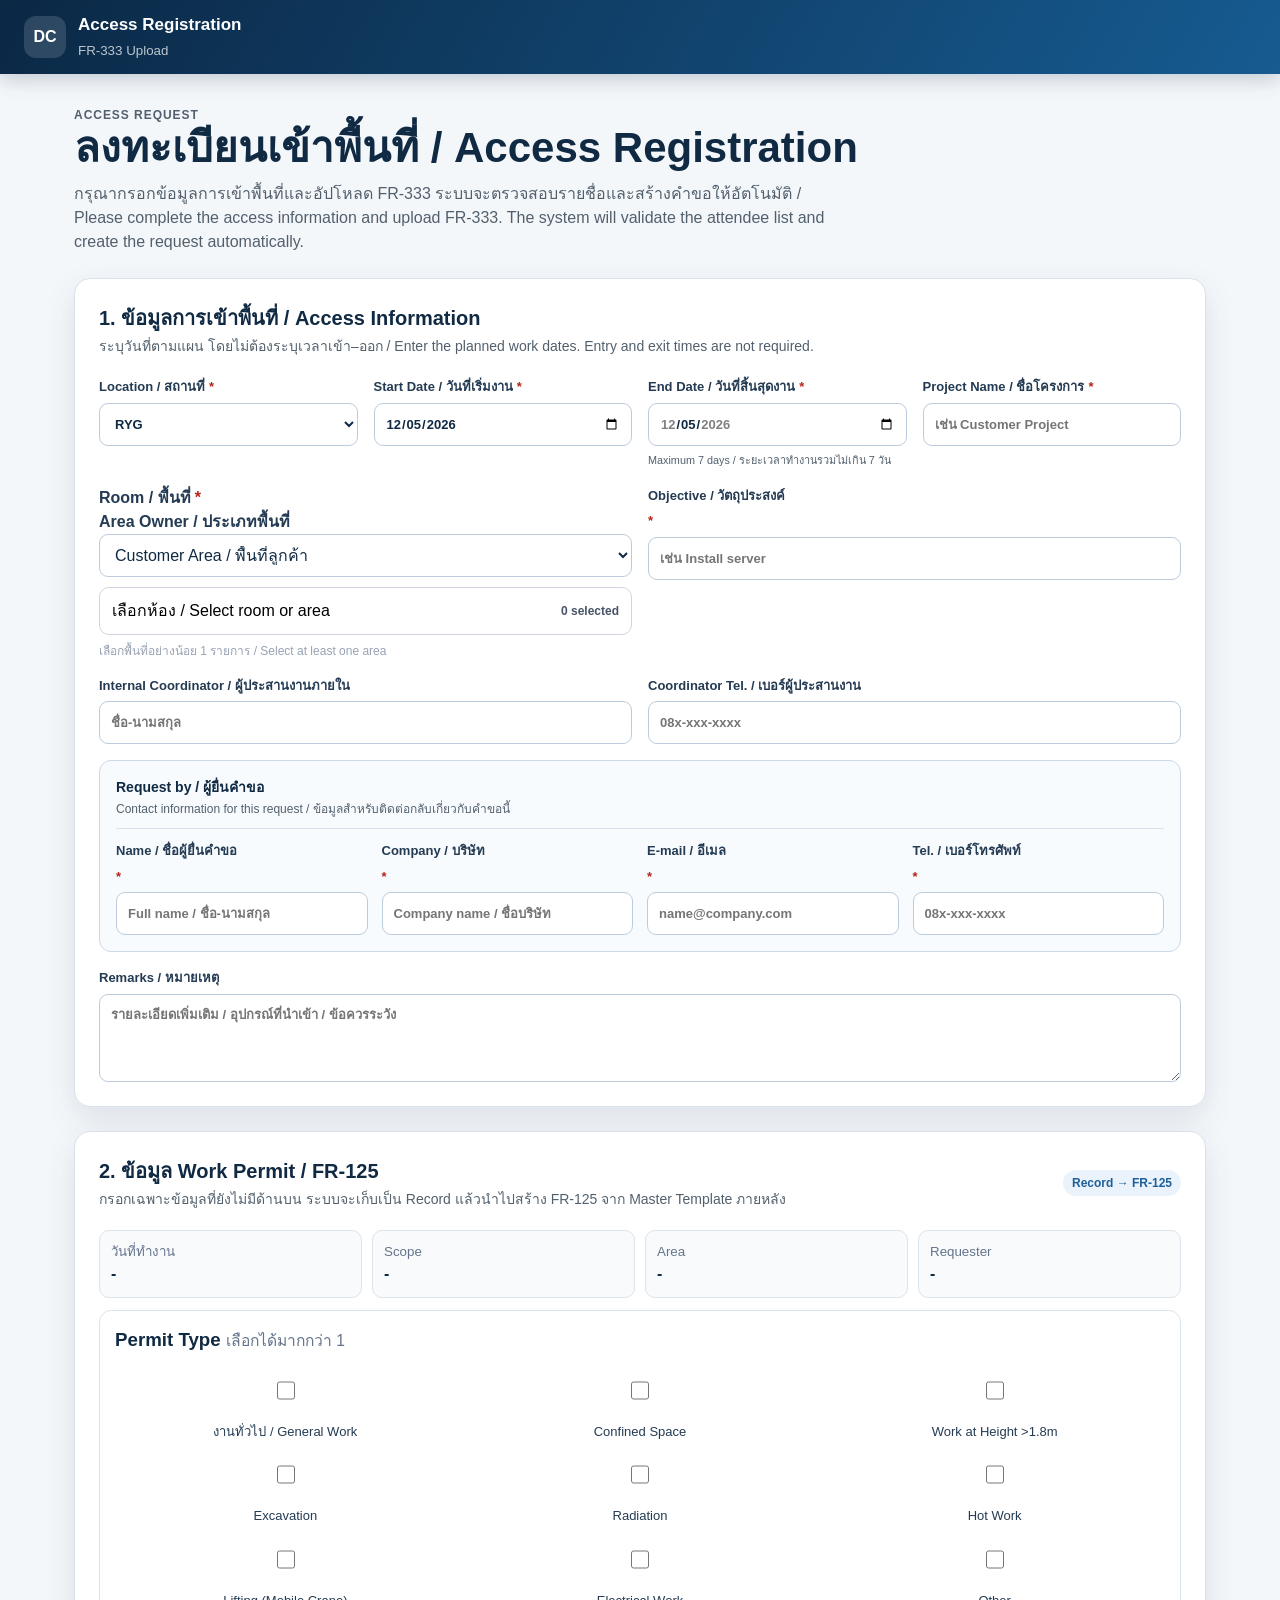
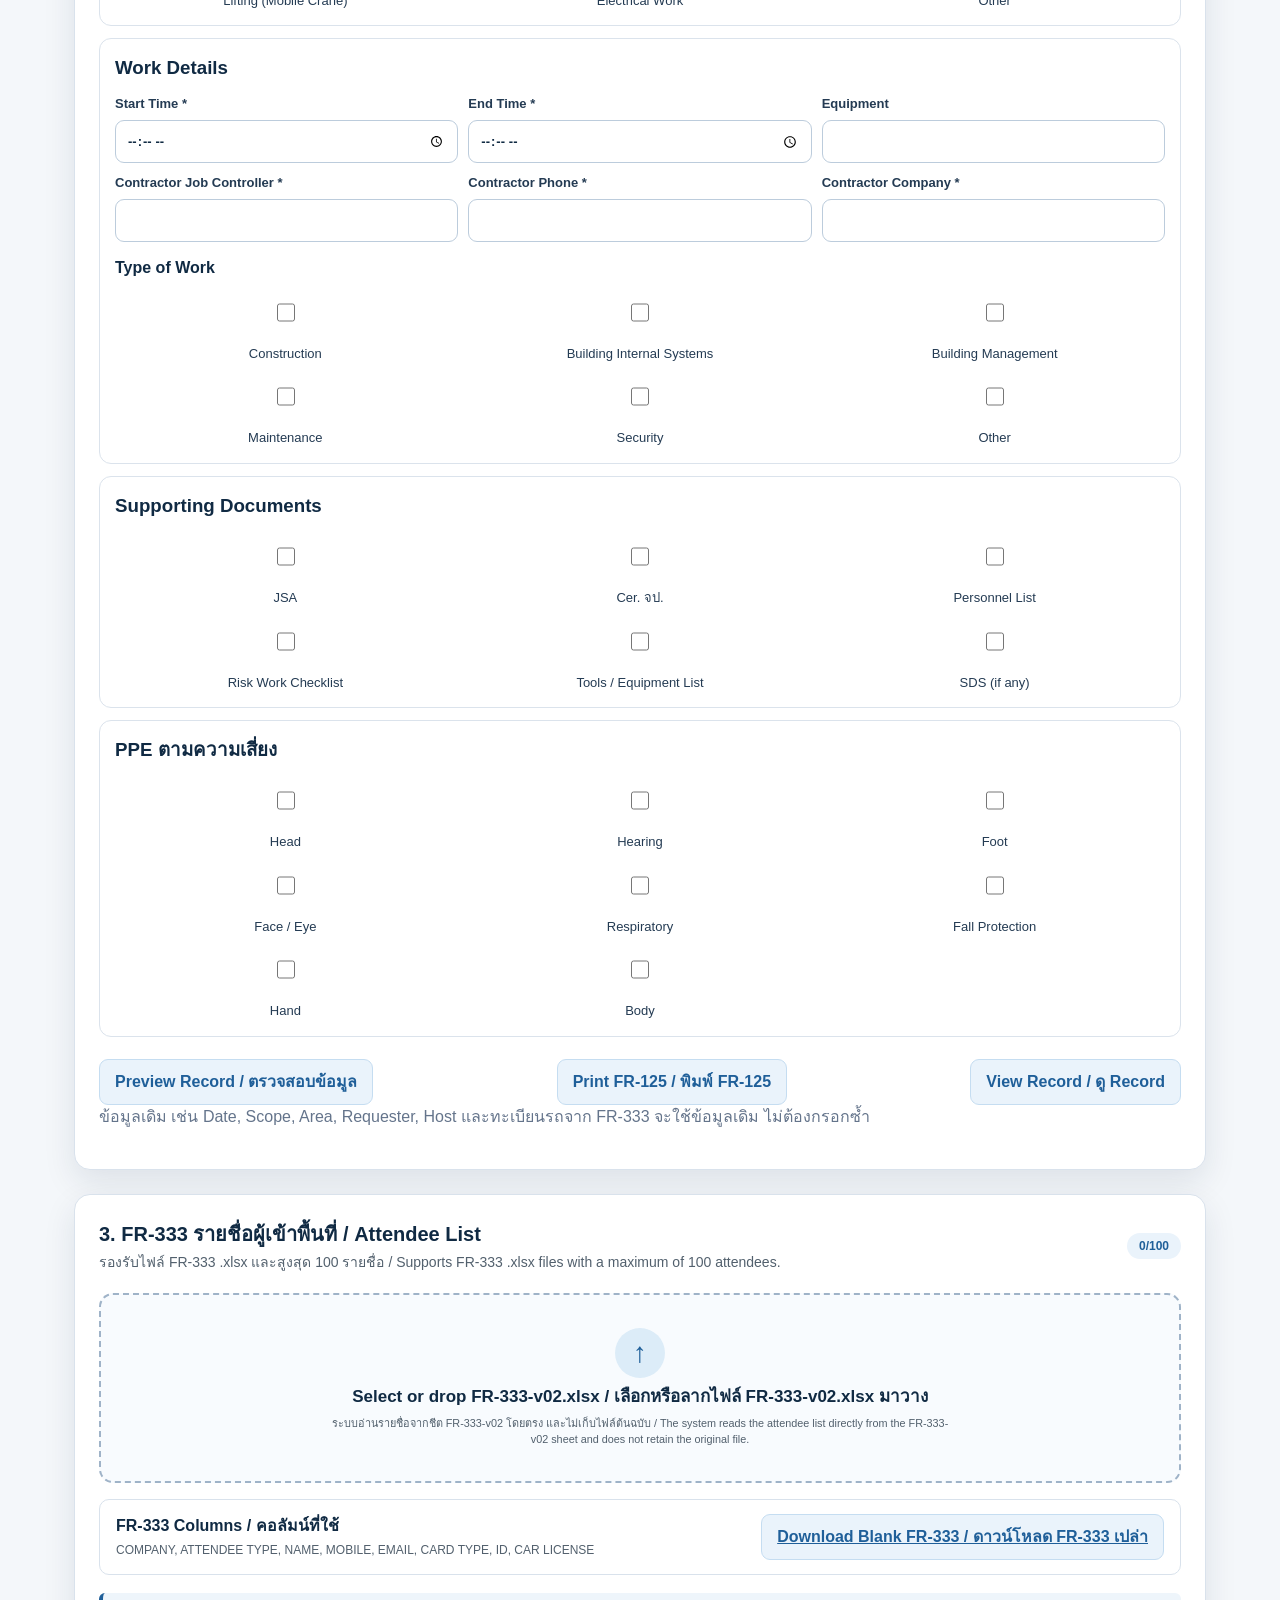
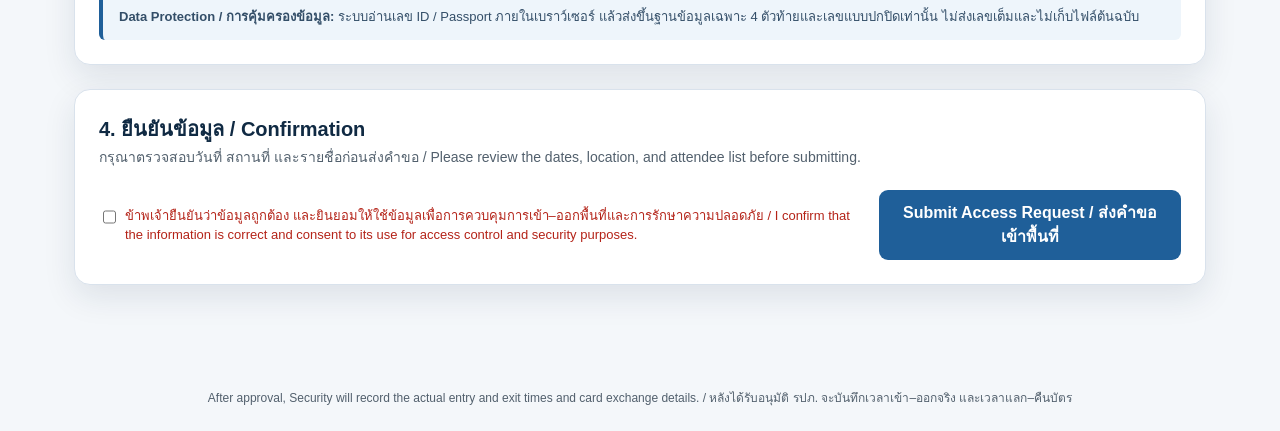
<file: docs/index.html>
<!doctype html>
<html lang="th">
<head>
  <meta charset="utf-8">
  <meta name="viewport" content="width=device-width, initial-scale=1">
  <meta name="description" content="ระบบอัปโหลด FR-333 เพื่อขอเข้าพื้นที่ศูนย์คอมพิวเตอร์">
  <title>FR-333 Access Registration</title>
  <link rel="stylesheet" href="./assets/styles.css?v=33">
</head>
<body>
  <header class="site-header">
    <div class="site-header__inner">
      <div class="brand">
        <span class="brand__mark">DC</span>
        <span><strong>Access Registration</strong><small>FR-333 Upload</small></span>
      </div>
    </div>
  </header>
  <div id="mode-banner" class="mode-banner" hidden></div>

  <main class="container">
    <section class="hero">
      <div>
        <p class="eyebrow">Access Request</p>
        <h1>ลงทะเบียนเข้าพื้นที่ / Access Registration</h1>
        <p>กรุณากรอกข้อมูลการเข้าพื้นที่และอัปโหลด FR-333 ระบบจะตรวจสอบรายชื่อและสร้างคำขอให้อัตโนมัติ / Please complete the access information and upload FR-333. The system will validate the attendee list and create the request automatically.</p>
      </div>
    </section>

    <div id="submission-result" hidden></div>

    <form id="access-form">
      <section class="panel">
        <div class="panel__header">
          <div><h2>1. ข้อมูลการเข้าพื้นที่ / Access Information</h2><p>ระบุวันที่ตามแผน โดยไม่ต้องระบุเวลาเข้า–ออก / Enter the planned work dates. Entry and exit times are not required.</p></div>
        </div>
        <div class="form-grid access-info-grid">
          <label><span class="field-label">Location / สถานที่ <b class="required-mark">*</b></span><select id="location" required><option value="RYG" selected>RYG</option></select></label>
          <label><span class="field-label">Start Date / วันที่เริ่มงาน <b class="required-mark">*</b></span><input id="visit-date" type="date" required></label>
          <label><span class="field-label">End Date / วันที่สิ้นสุดงาน <b class="required-mark">*</b></span><input id="visit-end-date" type="date" required><small>Maximum 7 days / ระยะเวลาทำงานรวมไม่เกิน 7 วัน</small></label>
          <label><span class="field-label">Project Name / ชื่อโครงการ <b class="required-mark">*</b></span><input id="project-name" maxlength="160" required placeholder="เช่น Customer Project"></label>
          <div class="work-area-field">
            <span class="field-label">Room / พื้นที่ <b class="required-mark">*</b></span>
            <input id="room" type="hidden">
            <div id="work-area-picker" class="work-area-picker"></div>
          </div>
          <label class="span-2">Objective / วัตถุประสงค์ <span>*</span><input id="objective" maxlength="240" required placeholder="เช่น Install server"></label>
          <label>Internal Coordinator / ผู้ประสานงานภายใน<input id="host-name" maxlength="160" placeholder="ชื่อ-นามสกุล"></label>
          <label>Coordinator Tel. / เบอร์ผู้ประสานงาน<input id="host-phone" inputmode="tel" maxlength="20" placeholder="08x-xxx-xxxx"></label>

          <div class="requester-group">
            <div class="requester-heading"><strong>Request by / ผู้ยื่นคำขอ</strong><small>Contact information for this request / ข้อมูลสำหรับติดต่อกลับเกี่ยวกับคำขอนี้</small></div>
            <div class="requester-inputs">
              <label>Name / ชื่อผู้ยื่นคำขอ <span>*</span><input id="requester-name" maxlength="160" required placeholder="Full name / ชื่อ-นามสกุล"></label>
              <label>Company / บริษัท <span>*</span><input id="requester-company" maxlength="160" required placeholder="Company name / ชื่อบริษัท"></label>
              <label>E-mail / อีเมล <span>*</span><input id="requester-email" type="email" maxlength="200" required placeholder="name@company.com"></label>
              <label>Tel. / เบอร์โทรศัพท์ <span>*</span><input id="requester-phone" type="tel" inputmode="tel" maxlength="30" required placeholder="08x-xxx-xxxx"></label>
            </div>
          </div>

          <label class="span-4">Remarks / หมายเหตุ<textarea id="notes" maxlength="1000" placeholder="รายละเอียดเพิ่มเติม / อุปกรณ์ที่นำเข้า / ข้อควรระวัง"></textarea></label>
        </div>
      </section>


      <section class="panel" id="work-permit-section">
  <div class="panel__header"><div><h2>2. ข้อมูล Work Permit / FR-125</h2><p>กรอกเฉพาะข้อมูลที่ยังไม่มีด้านบน ระบบจะเก็บเป็น Record แล้วนำไปสร้าง FR-125 จาก Master Template ภายหลัง</p></div><span class="badge">Record → FR-125</span></div>
  <div id="fr125-original-form" class="fr125-record-form">
    <div class="wp-auto-strip"><div><small>วันที่ทำงาน</small><strong id="wp-auto-date">-</strong></div><div><small>Scope</small><strong id="wp-auto-scope">-</strong></div><div><small>Area</small><strong id="wp-auto-area">-</strong></div><div><small>Requester</small><strong id="wp-auto-requester">-</strong></div></div>
    <div class="wp-record-card"><h3>Permit Type <small>เลือกได้มากกว่า 1</small></h3><div class="wp-check-grid">
      <label><input type="checkbox" name="wp-permit-type" value="งานทั่วไป"> งานทั่วไป / General Work</label><label><input type="checkbox" name="wp-permit-type" value="งานในพื้นที่อับอากาศ"> Confined Space</label><label><input type="checkbox" name="wp-permit-type" value="งานบนที่สูง > 1.8 m."> Work at Height &gt;1.8m</label><label><input type="checkbox" name="wp-permit-type" value="งานขุด"> Excavation</label><label><input type="checkbox" name="wp-permit-type" value="งานที่เกี่ยวข้องกับรังสี"> Radiation</label><label><input type="checkbox" name="wp-permit-type" value="Hot Work"> Hot Work</label><label><input type="checkbox" name="wp-permit-type" value="งานยก (Mobile Crane)"> Lifting (Mobile Crane)</label><label><input type="checkbox" name="wp-permit-type" value="งานไฟฟ้า"> Electrical Work</label><label><input type="checkbox" name="wp-permit-type" value="อื่นๆ"> Other</label>
    </div></div>
    <div class="wp-record-card"><h3>Work Details</h3><div class="wp-fields">
      <label>Start Time *<input id="wp-start-time" type="time" required></label><label>End Time *<input id="wp-end-time" type="time" required></label><label>Equipment<input id="wp-equipment"></label><label>Contractor Job Controller *<input id="wp-contractor-controller" required></label><label>Contractor Phone *<input id="wp-contractor-phone" required></label><label>Contractor Company *<input id="wp-contractor-company" required></label>
    </div><h4>Type of Work</h4><div class="wp-check-grid"><label><input type="checkbox" name="wp-work-type" value="งานก่อสร้าง"> Construction</label><label><input type="checkbox" name="wp-work-type" value="ระบบภายในอาคาร"> Building Internal Systems</label><label><input type="checkbox" name="wp-work-type" value="งานจัดการอาคาร"> Building Management</label><label><input type="checkbox" name="wp-work-type" value="งานซ่อมบำรุง"> Maintenance</label><label><input type="checkbox" name="wp-work-type" value="Security"> Security</label><label><input type="checkbox" name="wp-work-type" value="อื่นๆ"> Other</label></div></div>
    <div class="wp-record-card"><h3>Supporting Documents</h3><div class="wp-check-grid"><label><input id="wp-jsa" type="checkbox"> JSA</label><label><input id="wp-supervisor-cert" type="checkbox"> Cer. จป.</label><label><input id="wp-personnel" type="checkbox"> Personnel List</label><label><input id="wp-risk-checklist" type="checkbox"> Risk Work Checklist</label><label><input id="wp-tools-list" type="checkbox"> Tools / Equipment List</label><label><input id="wp-sds" type="checkbox"> SDS (if any)</label></div></div>
    <div class="wp-record-card"><h3>PPE ตามความเสี่ยง</h3><div class="wp-check-grid ppe"><label><input type="checkbox" value="อุปกรณ์ป้องกันศีรษะ"> Head</label><label><input type="checkbox" value="อุปกรณ์ป้องกันเสียง"> Hearing</label><label><input type="checkbox" value="อุปกรณ์ป้องกันเท้า"> Foot</label><label><input type="checkbox" value="อุปกรณ์ป้องกันใบหน้าและดวงตา"> Face / Eye</label><label><input type="checkbox" value="อุปกรณ์ป้องกันการหายใจ"> Respiratory</label><label><input type="checkbox" value="อุปกรณ์ป้องกันการตกจากที่สูง"> Fall Protection</label><label><input type="checkbox" value="อุปกรณ์ป้องกันมือ"> Hand</label><label><input type="checkbox" value="อุปกรณ์ป้องกันลำตัว"> Body</label></div></div>
  </div>
  <div class="form-actions wp-actions"><button id="wp-preview" class="button button--secondary" type="button">Preview Record / ตรวจสอบข้อมูล</button><button id="wp-print" class="button button--secondary" type="button">Print FR-125 / พิมพ์ FR-125</button><button id="wp-record" class="button button--secondary" type="button">View Record / ดู Record</button></div>
  <p class="form-hint">ข้อมูลเดิม เช่น Date, Scope, Area, Requester, Host และทะเบียนรถจาก FR-333 จะใช้ข้อมูลเดิม ไม่ต้องกรอกซ้ำ</p>
</section>

      <section class="panel">
        <div class="panel__header">
          <div><h2>3. FR-333 รายชื่อผู้เข้าพื้นที่ / Attendee List</h2><p>รองรับไฟล์ FR-333 .xlsx และสูงสุด 100 รายชื่อ / Supports FR-333 .xlsx files with a maximum of 100 attendees.</p></div>
          <span id="attendee-count" class="badge">0/100</span>
        </div>

        <label id="upload-zone" class="upload-zone" for="staff-file">
          <input id="staff-file" type="file" accept=".xlsx,application/vnd.openxmlformats-officedocument.spreadsheetml.sheet" required>
          <span class="upload-zone__icon">↑</span>
          <strong>Select or drop FR-333-v02.xlsx / เลือกหรือลากไฟล์ FR-333-v02.xlsx มาวาง</strong>
          <small>ระบบอ่านรายชื่อจากชีต FR-333-v02 โดยตรง และไม่เก็บไฟล์ต้นฉบับ / The system reads the attendee list directly from the FR-333-v02 sheet and does not retain the original file.</small>
        </label>

        <div class="upload-help">
          <div><strong>FR-333 Columns / คอลัมน์ที่ใช้</strong><p>COMPANY, ATTENDEE TYPE, NAME, MOBILE, EMAIL, CARD TYPE, ID, CAR LICENSE</p></div>
          <a class="button button--secondary" href="#">Download Blank FR-333 / ดาวน์โหลด FR-333 เปล่า</a>
        </div>

        <div id="file-status" class="file-status" hidden></div>
        <div id="file-errors" class="error-list" hidden></div>

        <div id="preview-section" hidden>
          <div class="preview-heading"><h3>Submission Preview / ตัวอย่างข้อมูลที่จะส่ง</h3><span id="source-file-name"></span></div>
          <div class="table-wrap table-wrap--preview"><table><thead><tr><th>No.</th><th>Name</th><th>Type</th><th>Company</th><th>Mobile</th><th>Email</th><th>ID/Passport</th><th>Car</th></tr></thead><tbody id="preview-body"></tbody></table></div>
        </div>

        <div class="privacy-note"><strong>Data Protection / การคุ้มครองข้อมูล:</strong> ระบบอ่านเลข ID / Passport ภายในเบราว์เซอร์ แล้วส่งขึ้นฐานข้อมูลเฉพาะ 4 ตัวท้ายและเลขแบบปกปิดเท่านั้น ไม่ส่งเลขเต็มและไม่เก็บไฟล์ต้นฉบับ</div>
      </section>

      <section class="panel">
        <div class="panel__header"><div><h2>4. ยืนยันข้อมูล / Confirmation</h2><p>กรุณาตรวจสอบวันที่ สถานที่ และรายชื่อก่อนส่งคำขอ / Please review the dates, location, and attendee list before submitting.</p></div></div>
        <div class="form-actions">
          <label class="consent"><input type="checkbox" required><span>ข้าพเจ้ายืนยันว่าข้อมูลถูกต้อง และยินยอมให้ใช้ข้อมูลเพื่อการควบคุมการเข้า–ออกพื้นที่และการรักษาความปลอดภัย / I confirm that the information is correct and consent to its use for access control and security purposes.</span></label>
          <button id="submit-button" class="button button--primary" type="submit">Submit Access Request / ส่งคำขอเข้าพื้นที่</button>
        </div>
      </section>
    </form>
  </main>

  <footer class="site-footer">After approval, Security will record the actual entry and exit times and card exchange details. / หลังได้รับอนุมัติ รปภ. จะบันทึกเวลาเข้า–ออกจริง และเวลาแลก–คืนบัตร</footer>
  <script src="./assets/config.js?v=22" defer></script>
  <script src="./assets/common.js" defer></script>
  <script src="./assets/fr333.js?v=1" defer></script>
  <script src="./assets/fr333-registration.js?v=1" defer></script>
  <script src="./assets/work-area-multiselect.js?v=2" defer></script>
  <script src="./assets/work-permit.js?v=22" defer></script>
  <script src="./assets/app.js?v=28" defer></script>
</body>
</html>
</file>
<file: docs/assets/styles.css>
:root {
  --navy: #102a43;
  --blue: #1f5f99;
  --blue-light: #eaf3fb;
  --slate: #52606d;
  --border: #d9e2ec;
  --surface: #ffffff;
  --background: #f4f7fa;
  --danger: #b42318;
  --danger-bg: #fee4e2;
  --success: #067647;
  --success-bg: #dcfae6;
  --warning: #b54708;
  --warning-bg: #fef0c7;
  --shadow: 0 12px 32px rgba(16, 42, 67, .10);
}

* { box-sizing: border-box; }
html { scroll-behavior: smooth; }
body {
  margin: 0;
  font-family: Inter, "Noto Sans Thai", "Segoe UI", Tahoma, sans-serif;
  color: var(--navy);
  background: var(--background);
  line-height: 1.5;
}
button, input, select, textarea { font: inherit; }
button { cursor: pointer; }
[hidden] { display: none !important; }

.site-header {
  background: linear-gradient(120deg, #0b2845, #165b91);
  color: #fff;
  box-shadow: 0 4px 20px rgba(16, 42, 67, .24);
}
.site-header__inner {
  max-width: 1280px;
  margin: auto;
  min-height: 72px;
  padding: 12px 24px;
  display: flex;
  align-items: center;
  justify-content: space-between;
  gap: 20px;
}
.brand { display: flex; align-items: center; gap: 12px; text-decoration: none; color: inherit; }
.brand__mark { width: 42px; height: 42px; display: grid; place-items: center; border-radius: 12px; background: rgba(255,255,255,.14); font-weight: 800; }
.brand strong { display: block; font-size: 17px; }
.brand small { color: rgba(255,255,255,.72); }
.header-nav { display: flex; gap: 8px; align-items: center; }
.header-nav a { color: #fff; text-decoration: none; padding: 9px 13px; border-radius: 8px; }
.header-nav a:hover { background: rgba(255,255,255,.12); }

.container { max-width: 1180px; margin: auto; padding: 32px 24px 56px; }
.container--wide { max-width: 1420px; }
.hero { margin-bottom: 24px; display: grid; grid-template-columns: 1fr auto; gap: 24px; align-items: end; }
.eyebrow { margin: 0 0 4px; color: var(--blue); font-weight: 800; font-size: 12px; letter-spacing: .08em; text-transform: uppercase; }
h1, h2, h3, p { margin-top: 0; }
h1 { font-size: clamp(28px, 4vw, 42px); line-height: 1.15; margin-bottom: 10px; }
.hero p { color: var(--slate); max-width: 760px; margin-bottom: 0; }

.mode-banner { margin: 0 auto; max-width: 1420px; padding: 10px 24px; background: var(--warning-bg); color: #7a2e0e; border-bottom: 1px solid #fedf89; }
.panel { background: var(--surface); border: 1px solid var(--border); border-radius: 16px; box-shadow: var(--shadow); padding: 24px; margin-bottom: 24px; }
.panel__header { display: flex; align-items: center; justify-content: space-between; gap: 16px; margin-bottom: 20px; }
.panel__header h2 { font-size: 20px; margin-bottom: 3px; }
.panel__header p { margin: 0; color: var(--slate); font-size: 14px; }
.badge { display: inline-flex; align-items: center; min-width: 54px; justify-content: center; padding: 4px 9px; background: var(--blue-light); color: var(--blue); border-radius: 999px; font-weight: 800; font-size: 12px; }

.form-grid { display: grid; grid-template-columns: repeat(4, minmax(0, 1fr)); gap: 16px; }
.form-grid--attendee { grid-template-columns: repeat(4, minmax(0, 1fr)); }
label { display: flex; flex-direction: column; gap: 6px; color: #243b53; font-size: 13px; font-weight: 700; }
label > span { color: var(--danger); }
label small { color: var(--slate); font-weight: 400; }
input, select, textarea {
  width: 100%;
  border: 1px solid #bcccdc;
  border-radius: 9px;
  background: #fff;
  color: var(--navy);
  padding: 10px 11px;
  min-height: 43px;
  outline: none;
  transition: border .15s, box-shadow .15s;
}
textarea { min-height: 88px; resize: vertical; }
input:focus, select:focus, textarea:focus { border-color: var(--blue); box-shadow: 0 0 0 3px rgba(31,95,153,.13); }
.span-2 { grid-column: span 2; }
.span-4 { grid-column: span 4; }

.attendees-toolbar { display: flex; justify-content: flex-end; margin-bottom: 14px; }
.attendee-card { border: 1px solid var(--border); border-radius: 12px; padding: 18px; background: #fbfdff; margin-bottom: 14px; }
.attendee-card__header { display: flex; justify-content: space-between; align-items: center; margin-bottom: 14px; }
.attendee-card__header h3 { margin: 0; font-size: 16px; }

.button { border: 1px solid transparent; border-radius: 9px; padding: 10px 15px; font-weight: 800; display: inline-flex; align-items: center; justify-content: center; gap: 7px; min-height: 42px; }
.button:disabled { cursor: wait; opacity: .58; }
.button--primary { background: var(--blue); color: #fff; }
.button--primary:hover { background: #174f80; }
.button--secondary { background: var(--blue-light); color: var(--blue); border-color: #c5ddf1; }
.button--ghost { background: #fff; color: var(--navy); border-color: var(--border); }
.button--danger { background: var(--danger-bg); color: var(--danger); border-color: #fecdca; }
.button--success { background: var(--success-bg); color: var(--success); border-color: #a6f4c5; }
.button--small { min-height: 34px; padding: 6px 10px; font-size: 12px; }
.form-actions { display: flex; align-items: center; justify-content: space-between; gap: 20px; margin-top: 22px; }
.consent { flex-direction: row; align-items: flex-start; font-weight: 500; max-width: 760px; }
.consent input { width: 18px; min-height: 18px; margin-top: 2px; }
.privacy-note { background: #eef5fb; border-left: 4px solid var(--blue); padding: 14px 16px; border-radius: 6px; color: #334e68; font-size: 13px; margin-top: 18px; }

.result-card { display: flex; align-items: flex-start; gap: 18px; background: var(--success-bg); border: 1px solid #a6f4c5; border-radius: 14px; padding: 20px; margin-bottom: 22px; }
.result-card__icon { width: 42px; height: 42px; display: grid; place-items: center; flex: 0 0 auto; border-radius: 50%; background: var(--success); color: #fff; font-size: 24px; font-weight: 900; }
.result-card h2 { margin-bottom: 6px; }
.result-card p { margin-bottom: 4px; }
.notice { color: #7a2e0e; }

.status { display: inline-flex; align-items: center; padding: 4px 9px; border-radius: 999px; font-size: 12px; font-weight: 800; white-space: nowrap; }
.status--pending { color: var(--warning); background: var(--warning-bg); }
.status--approved { color: var(--success); background: var(--success-bg); }
.status--rejected { color: var(--danger); background: var(--danger-bg); }
.status--completed { color: #344054; background: #eaecf0; }

.login-shell { min-height: calc(100vh - 72px); display: grid; place-items: center; padding: 32px 20px; }
.login-card { width: min(440px, 100%); background: #fff; padding: 30px; border: 1px solid var(--border); border-radius: 16px; box-shadow: var(--shadow); }
.login-card h1 { font-size: 28px; }
.login-card label { margin-bottom: 14px; }
.login-card .button { width: 100%; }
.error-message { background: var(--danger-bg); color: var(--danger); padding: 10px 12px; border-radius: 8px; font-size: 13px; }

.dashboard-toolbar { display: flex; align-items: center; gap: 9px; }
.stats-grid { display: grid; grid-template-columns: repeat(4, minmax(0,1fr)); gap: 14px; margin-bottom: 20px; }
.stat-card { background: #fff; border: 1px solid var(--border); border-radius: 12px; padding: 18px; }
.stat-card span { display: block; color: var(--slate); font-size: 13px; }
.stat-card strong { display: block; font-size: 30px; line-height: 1.2; margin-top: 4px; }
.filters { display: grid; grid-template-columns: minmax(220px, 2fr) repeat(3,minmax(140px,1fr)); gap: 10px; margin-bottom: 16px; }
.filters label { gap: 3px; font-size: 12px; }
.table-wrap { overflow: auto; border: 1px solid var(--border); border-radius: 10px; }
table { width: 100%; border-collapse: collapse; min-width: 900px; }
th, td { border-bottom: 1px solid var(--border); text-align: left; padding: 11px 12px; vertical-align: top; font-size: 13px; }
th { position: sticky; top: 0; z-index: 1; background: #eef3f8; color: #334e68; font-size: 12px; text-transform: uppercase; letter-spacing: .03em; }
td small { display: block; color: var(--slate); margin-top: 2px; }
tbody tr:hover { background: #f7fafc; }
.empty-state { text-align: center; color: var(--slate); padding: 36px; }

.detail-overlay { position: fixed; inset: 0; z-index: 20; background: rgba(16,42,67,.42); display: grid; place-items: end; }
.detail-drawer { height: 100%; width: min(980px, 94vw); background: #fff; padding: 24px; overflow: auto; box-shadow: -12px 0 40px rgba(16,42,67,.25); }
.detail-header { display: flex; justify-content: space-between; gap: 20px; align-items: flex-start; border-bottom: 1px solid var(--border); padding-bottom: 14px; }
.detail-header h2 { margin-bottom: 0; }
.icon-button { width: 38px; height: 38px; border-radius: 50%; border: 1px solid var(--border); background: #fff; font-size: 24px; }
.detail-meta { display: grid; grid-template-columns: repeat(3,minmax(0,1fr)); gap: 12px; margin: 18px 0; }
.detail-meta div { background: #f7fafc; border: 1px solid var(--border); border-radius: 9px; padding: 11px; }
.detail-meta span { color: var(--slate); display: block; font-size: 11px; text-transform: uppercase; }
.detail-meta strong { font-size: 14px; }
.notes { background: #fff8e7; border: 1px solid #fedf89; border-radius: 9px; padding: 12px; margin-bottom: 16px; }
.table-wrap--detail table { min-width: 820px; }
.detail-actions { display: flex; flex-wrap: wrap; align-items: center; gap: 8px; border-top: 1px solid var(--border); padding-top: 18px; margin-top: 18px; }
.action-divider { width: 1px; height: 30px; background: var(--border); margin: 0 4px; }

.site-footer { padding: 24px; color: var(--slate); text-align: center; font-size: 12px; }

@media (max-width: 900px) {
  .form-grid, .form-grid--attendee { grid-template-columns: repeat(2,minmax(0,1fr)); }
  .span-4 { grid-column: span 2; }
  .stats-grid { grid-template-columns: repeat(2,minmax(0,1fr)); }
  .filters { grid-template-columns: repeat(2,minmax(0,1fr)); }
  .detail-meta { grid-template-columns: repeat(2,minmax(0,1fr)); }
}
@media (max-width: 600px) {
  .site-header__inner, .hero, .form-actions { align-items: stretch; flex-direction: column; }
  .site-header__inner { display: flex; }
  .hero { display: block; }
  .container { padding: 24px 14px 42px; }
  .panel { padding: 17px; border-radius: 12px; }
  .form-grid, .form-grid--attendee, .filters, .detail-meta { grid-template-columns: 1fr; }
  .span-2, .span-4 { grid-column: span 1; }
  .stats-grid { grid-template-columns: 1fr 1fr; }
  .form-actions { display: flex; }
  .form-actions .button { width: 100%; }
  .detail-drawer { width: 100vw; padding: 16px; }
}

/* StaffTemplate upload workflow */
.upload-zone {
  min-height: 190px;
  border: 2px dashed #9fb3c8;
  border-radius: 14px;
  background: #f8fbfe;
  display: flex;
  align-items: center;
  justify-content: center;
  text-align: center;
  padding: 28px;
  cursor: pointer;
  transition: border-color .15s, background .15s, transform .15s;
}
.upload-zone:hover,
.upload-zone--drag { border-color: var(--blue); background: var(--blue-light); transform: translateY(-1px); }
.upload-zone--success { border-color: var(--success); background: #f0fdf4; }
.upload-zone--error { border-color: var(--danger); background: #fff7f6; }
.upload-zone input[type="file"] { position: absolute; width: 1px; height: 1px; opacity: 0; pointer-events: none; }
.upload-zone__icon { width: 50px; height: 50px; border-radius: 50%; display: grid; place-items: center; background: #dcecf8; color: var(--blue) !important; font-size: 28px; line-height: 1; }
.upload-zone strong { font-size: 17px; color: var(--navy); }
.upload-zone small { max-width: 620px; color: var(--slate); font-weight: 400; }
.upload-help { display: flex; justify-content: space-between; align-items: center; gap: 18px; margin: 16px 0; padding: 14px 16px; border: 1px solid var(--border); border-radius: 10px; background: #fff; }
.upload-help p { margin: 3px 0 0; color: var(--slate); font-size: 12px; word-break: break-word; }
.file-status { margin: 14px 0; border: 1px solid var(--border); border-radius: 9px; padding: 12px 14px; background: #f7fafc; color: var(--slate); }
.file-status--success { border-color: #a6f4c5; background: var(--success-bg); color: var(--success); }
.error-list { margin: 14px 0; border: 1px solid #fecdca; border-radius: 9px; padding: 13px 16px; background: var(--danger-bg); color: var(--danger); }
.error-list ul { margin: 7px 0 0; padding-left: 22px; }
.error-list p { margin: 7px 0 0; }
.preview-heading { display: flex; align-items: center; justify-content: space-between; gap: 12px; margin: 20px 0 10px; }
.preview-heading h3 { margin: 0; font-size: 17px; }
.preview-heading span { color: var(--slate); font-size: 12px; word-break: break-all; }
.table-wrap--preview table { min-width: 1050px; }
.security-instruction { background: #eef5fb; border: 1px solid #c5ddf1; border-radius: 9px; padding: 12px 14px; margin-bottom: 14px; color: #334e68; font-size: 13px; }
.security-table { min-width: 1320px; }
.table-input { min-height: 34px; padding: 6px 7px; border-radius: 7px; font-size: 12px; min-width: 105px; }
.time-editor { display: flex; align-items: center; gap: 5px; }
.time-editor .table-input { min-width: 88px; width: 88px; }
.mini-button { border: 1px solid #c5ddf1; background: var(--blue-light); color: var(--blue); border-radius: 6px; padding: 5px 7px; font-size: 10px; font-weight: 800; white-space: nowrap; }
.completion-note { color: var(--success); font-size: 12px; font-weight: 800; margin: 10px 0 0; }
.detail-drawer { width: min(1220px, 96vw); }

@media (max-width: 600px) {
  .upload-help, .preview-heading { align-items: stretch; flex-direction: column; }
  .upload-help .button { width: 100%; }
  .upload-zone { min-height: 170px; padding: 22px 14px; }
}

.security-view{margin-top:28px;padding-top:22px;border-top:1px solid var(--border,#d9e0e8)}
.section-heading{display:flex;align-items:center;justify-content:space-between;gap:16px;margin-bottom:12px}.section-heading h3{margin:0}.status-note{font-size:.8rem;padding:6px 10px;border-radius:999px;background:#eef2f7;color:#475569;font-weight:700}
/* Requester information */
.requester-group {
  grid-column: span 4;
  padding: 16px;
  border: 1px solid #cbd8e6;
  border-radius: 12px;
  background: #f8fbfe;
}

.requester-heading {
  margin-bottom: 12px;
  padding-bottom: 10px;
  border-bottom: 1px solid #d9e2ec;
}

.requester-heading strong {
  display: block;
  font-size: 14px;
  color: #102a43;
}

.requester-heading small {
  display: block;
  margin-top: 2px;
  color: #52606d;
  font-size: 12px;
}

.requester-inputs {
  display: grid;
  grid-template-columns: repeat(4, minmax(0, 1fr));
  gap: 14px;
}

@media (max-width: 900px) {
  .requester-group {
    grid-column: span 2;
  }

  .requester-inputs {
    grid-template-columns: repeat(2, minmax(0, 1fr));
  }
}

@media (max-width: 600px) {
  .requester-group {
    grid-column: span 1;
  }

  .requester-inputs {
    grid-template-columns: 1fr;
  }
}
.access-info-grid {
  grid-template-columns: repeat(4, minmax(0, 1fr));
  align-items: start;
}

.access-info-grid .span-2 {
  grid-column: span 2;
}

.requester-group {
  grid-column: span 4;
}

@media (max-width: 900px) {
  .access-info-grid {
    grid-template-columns: repeat(2, minmax(0, 1fr));
  }

  .requester-group {
    grid-column: span 2;
  }
}

@media (max-width: 600px) {
  .access-info-grid {
    grid-template-columns: 1fr;
  }

  .access-info-grid .span-2,
  .requester-group {
    grid-column: span 1;
  }
}
/* Final registration form alignment */
.access-info-grid {
  display: grid !important;
  grid-template-columns: repeat(4, minmax(0, 1fr)) !important;
  gap: 16px !important;
  align-items: start !important;
}

/* แถวที่ 1: Location | Start | End | Project */
.access-info-grid > :nth-child(1),
.access-info-grid > :nth-child(2),
.access-info-grid > :nth-child(3),
.access-info-grid > :nth-child(4) {
  grid-column: span 1 !important;
}

/* แถวที่ 2: Room ครึ่งแถว | Objective ครึ่งแถว */
.access-info-grid > :nth-child(5),
.access-info-grid > :nth-child(6) {
  grid-column: span 2 !important;
}

/* แถวที่ 3: ชื่อผู้ประสานงาน | เบอร์ผู้ประสานงาน */
.access-info-grid > :nth-child(7),
.access-info-grid > :nth-child(8) {
  grid-column: span 2 !important;
}

/* Request by และหมายเหตุเต็มแถว */
.access-info-grid > .requester-group,
.access-info-grid > .span-4 {
  grid-column: 1 / -1 !important;
}

.requester-inputs {
  display: grid !important;
  grid-template-columns: repeat(4, minmax(0, 1fr)) !important;
  gap: 14px !important;
}

.access-info-grid input,
.access-info-grid select,
.access-info-grid textarea {
  width: 100%;
}

@media (max-width: 900px) {
  .access-info-grid {
    grid-template-columns: repeat(2, minmax(0, 1fr)) !important;
  }

  .access-info-grid > :nth-child(1),
  .access-info-grid > :nth-child(2),
  .access-info-grid > :nth-child(3),
  .access-info-grid > :nth-child(4),
  .access-info-grid > :nth-child(5),
  .access-info-grid > :nth-child(6),
  .access-info-grid > :nth-child(7),
  .access-info-grid > :nth-child(8) {
    grid-column: span 1 !important;
  }

  .access-info-grid > .requester-group,
  .access-info-grid > .span-4 {
    grid-column: 1 / -1 !important;
  }

  .requester-inputs {
    grid-template-columns: repeat(2, minmax(0, 1fr)) !important;
  }
}

@media (max-width: 600px) {
  .access-info-grid,
  .requester-inputs {
    grid-template-columns: 1fr !important;
  }

  .access-info-grid > * {
    grid-column: 1 / -1 !important;
  }
}
.field-label {
  display: block;
  color: #243b53 !important;
}

.required-mark {
  color: #b42318;
  font-weight: 800;
}
/* Align first row fields */
.access-info-grid > label {
  align-self: start;
}

.access-info-grid > label > input,
.access-info-grid > label > select {
  margin-top: 0;
}

.access-info-grid > label > small {
  min-height: 18px;
  display: block;
}

/* Reserve equal helper-text space for first row */
.access-info-grid > :nth-child(1)::after,
.access-info-grid > :nth-child(2)::after,
.access-info-grid > :nth-child(4)::after {
  content: "";
  display: block;
  min-height: 18px;
}

/* Keep required mark same style as other fields */
.field-label {
  color: #243b53 !important;
  font-weight: 700;
}

.required-mark {
  color: #b42318;
  font-weight: 800;
}
/* Keep first-row labels and inputs aligned */
.field-label {
  display: inline-flex;
  align-items: center;
  gap: 4px;
  min-height: 20px;
  color: #243b53 !important;
  font-weight: 700;
}

.required-mark {
  color: #b42318;
  font-weight: 800;
}

.access-info-grid > label:nth-child(-n + 4) {
  display: grid;
  grid-template-rows: 20px 43px 18px;
  gap: 6px;
  align-content: start;
}

.access-info-grid > label:nth-child(-n + 4) input,
.access-info-grid > label:nth-child(-n + 4) select {
  margin: 0;
}

/* Security daily summary */
.security-summary {
  display: grid;
  grid-template-columns: repeat(4, minmax(0, 1fr));
  gap: 14px;
  margin: 0 0 18px;
}

.security-summary-card {
  padding: 18px;
  border: 1px solid #d9e2ec;
  border-radius: 14px;
  background: #ffffff;
  box-shadow: 0 5px 16px rgba(16, 42, 67, 0.06);
}

.security-summary-card span {
  display: block;
  min-height: 38px;
  color: #52606d;
  font-size: 13px;
  font-weight: 700;
}

.security-summary-card strong {
  display: block;
  margin: 5px 0;
  color: #102a43;
  font-size: 34px;
  line-height: 1;
}

.security-summary-card small {
  color: #829ab1;
  font-size: 11px;
}

@media (max-width: 900px) {
  .security-summary {
    grid-template-columns: repeat(2, minmax(0, 1fr));
  }
}

@media (max-width: 500px) {
  .security-summary {
    gap: 9px;
  }

  .security-summary-card {
    padding: 13px;
  }

  .security-summary-card span {
    min-height: 42px;
    font-size: 11px;
  }

  .security-summary-card strong {
    font-size: 27px;
  }
}
</file>
